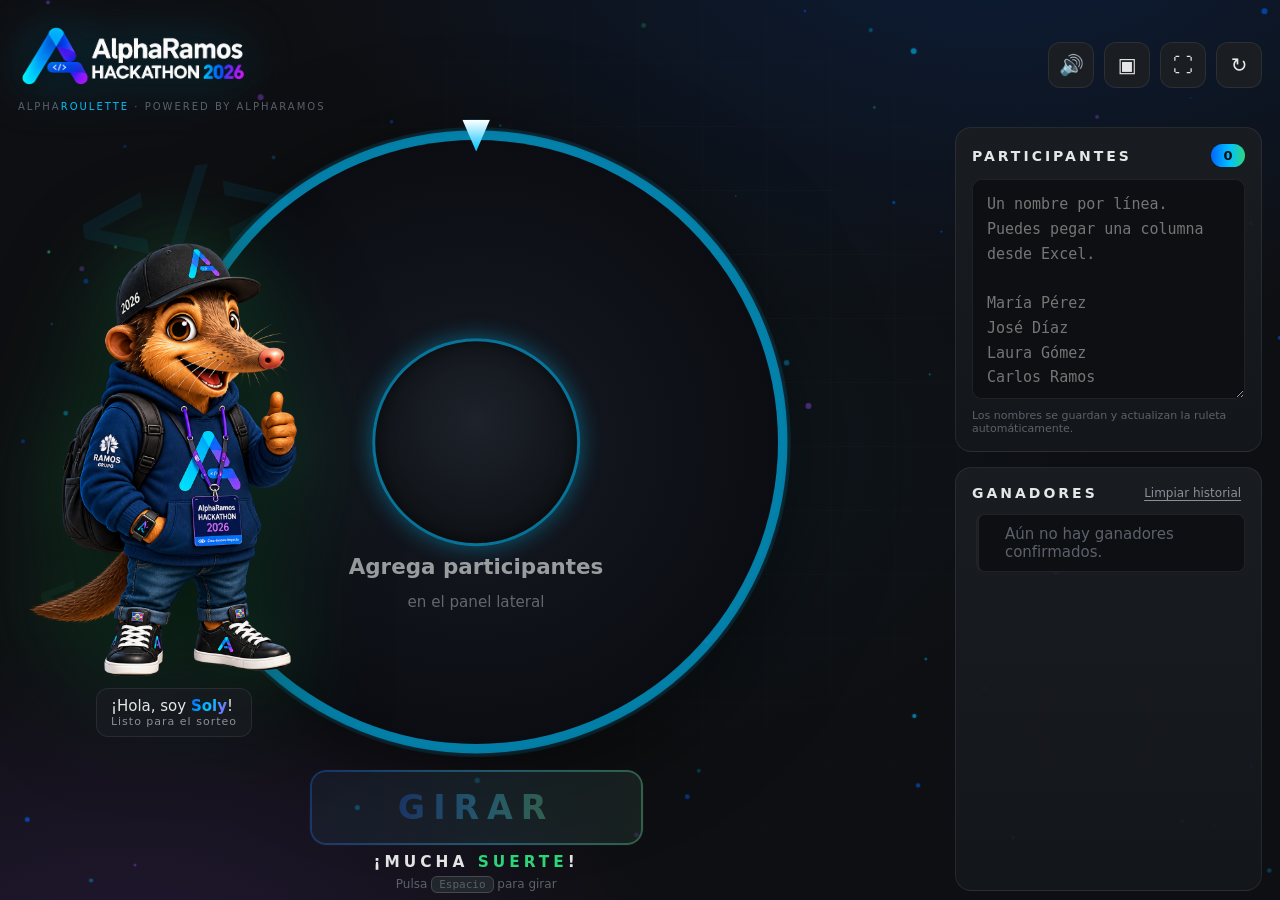
<file: index.html>
<!DOCTYPE html>
<html lang="es">
<head>
  <meta charset="UTF-8" />
  <meta name="viewport" content="width=device-width, initial-scale=1.0" />
  <meta name="description" content="AlphaRamos Roulette - Ruleta de sorteos para AlphaRamos Hackathon 2026" />
  <title>AlphaRamos Roulette · Hackathon 2026</title>
  <link rel="stylesheet" href="styles.css" />
</head>
<body>
  <!-- Decorative tech background layer -->
  <div class="bg-decor" aria-hidden="true">
    <canvas class="fx-canvas" id="fxCanvas"></canvas>
    <span class="bg-glyph bg-glyph--1">&lt;/&gt;</span>
    <span class="bg-glyph bg-glyph--2">{ }</span>
    <span class="bg-glyph bg-glyph--3">&lt;/&gt;</span>
    <div class="bg-grid"></div>
  </div>

  <div class="app" id="app">
    <!-- ===================== HEADER ===================== -->
    <header class="app-header">
      <div class="brand">
        <span class="brand-plate">
          <img src="assets/logo-version-dark.png"
               alt="AlphaRamos Hackathon 2026" class="brand-logo-img" />
        </span>
        <span class="brand-sub">ALPHA<span class="accent-cyan">ROULETTE</span> · POWERED BY ALPHARAMOS</span>
      </div>

      <div class="header-actions">
        <button class="icon-btn" id="soundToggle" type="button" aria-pressed="true" title="Activar / desactivar sonido">
          <span class="icon-on" aria-hidden="true">&#128266;</span>
          <span class="icon-off" aria-hidden="true">&#128263;</span>
          <span class="sr-only">Sonido</span>
        </button>
        <button class="icon-btn" id="presentationToggle" type="button" aria-pressed="false" title="Modo presentación">
          <span aria-hidden="true">&#9635;</span>
          <span class="sr-only">Modo presentación</span>
        </button>
        <button class="icon-btn" id="fullscreenToggle" type="button" title="Pantalla completa">
          <span aria-hidden="true">&#9974;</span>
          <span class="sr-only">Pantalla completa</span>
        </button>
        <button class="icon-btn icon-btn--danger" id="resetSession" type="button" title="Reiniciar sesión">
          <span aria-hidden="true">&#8635;</span>
          <span class="sr-only">Reiniciar sesión</span>
        </button>
      </div>
    </header>

    <!-- ===================== MAIN ===================== -->
    <main class="app-main">
      <!-- ---------- CENTER STAGE ---------- -->
      <section class="stage" aria-label="Ruleta de sorteo">
        <div class="wheel-area">
          <div class="wheel-wrap" id="wheelWrap">
            <div class="wheel-glow" aria-hidden="true"></div>
            <div class="wheel-pointer" id="wheelPointer" aria-hidden="true"></div>
            <canvas id="wheel" class="wheel-canvas" width="900" height="900"
                    role="img" aria-label="Ruleta de participantes"></canvas>
            <button class="wheel-hub" id="hubSpin" type="button" title="Girar" aria-label="Girar ruleta">
              <svg viewBox="0 0 64 64" width="100%" height="100%" aria-hidden="true">
                <defs>
                  <linearGradient id="hubGrad" x1="0" y1="1" x2="1" y2="0">
                    <stop offset="0" stop-color="#0066FF" />
                    <stop offset="0.55" stop-color="#00C2FF" />
                    <stop offset="1" stop-color="#A256FF" />
                  </linearGradient>
                </defs>
                <path d="M16 50 L31 14 L38 14 L30 34 L23 34 Z" fill="url(#hubGrad)" />
                <path d="M34 50 L49 14 L42 14 L31 42 Z" fill="url(#hubGrad)" />
                <text x="26" y="60" font-family="monospace" font-size="11" font-weight="700" fill="#00C2FF">&lt;/&gt;</text>
              </svg>
            </button>
          </div>

          <!-- Soly idle, next to the wheel -->
          <figure class="soly soly--idle" id="solyIdle">
            <img src="assets/soly-png.png" alt="Soly, mascota de AlphaRamos" class="soly-img" />
            <figcaption class="soly-caption">
              <span class="soly-hi">&iexcl;Hola, soy <strong>Soly</strong>!</span>
              <span class="soly-sub">Listo para el sorteo</span>
            </figcaption>
          </figure>
        </div>

        <div class="spin-controls">
          <button class="spin-btn" id="spinBtn" type="button">
            <span class="spin-btn-label">GIRAR</span>
          </button>
          <p class="spin-hint" id="spinHint">&iexcl;MUCHA <span class="accent-green">SUERTE</span>!</p>
          <p class="spin-key-hint">Pulsa <kbd>Espacio</kbd> para girar</p>
        </div>
      </section>

      <!-- ---------- SIDEBAR ---------- -->
      <aside class="sidebar" id="sidebar" aria-label="Administración de participantes">
        <div class="panel">
          <div class="panel-head">
            <h2 class="panel-title">PARTICIPANTES</h2>
            <span class="count-badge" id="participantCount">0</span>
          </div>
          <textarea
            id="participantsInput"
            class="participants-input"
            spellcheck="false"
            autocomplete="off"
            placeholder="Un nombre por línea.&#10;Puedes pegar una columna desde Excel.&#10;&#10;María Pérez&#10;José Díaz&#10;Laura Gómez&#10;Carlos Ramos"></textarea>
          <p class="panel-note" id="participantsNote">Los nombres se guardan y actualizan la ruleta automáticamente.</p>
        </div>

        <div class="panel panel--winners">
          <div class="panel-head">
            <h2 class="panel-title">GANADORES</h2>
            <button class="link-btn" id="clearHistory" type="button">Limpiar historial</button>
          </div>
          <ol class="winners-list" id="winnersList" aria-live="polite">
            <li class="winners-empty">Aún no hay ganadores confirmados.</li>
          </ol>
        </div>
      </aside>
    </main>

    <button class="sidebar-toggle" id="sidebarToggle" type="button" title="Mostrar / ocultar panel">
      <span aria-hidden="true">&#9776;</span>
      <span class="sr-only">Mostrar u ocultar panel</span>
    </button>
  </div>

  <!-- ===================== WINNER MODAL ===================== -->
  <div class="winner-overlay" id="winnerOverlay" role="dialog" aria-modal="true" aria-labelledby="winnerTitle" hidden>
    <canvas class="confetti-canvas" id="confetti" aria-hidden="true"></canvas>
    <p class="winner-eyebrow" id="winnerTitle">&iexcl;TENEMOS <span class="accent-green">GANADOR</span>!</p>
    <div class="winner-card">
      <figure class="soly soly--celebrate">
        <img src="assets/soly-png.png" alt="Soly celebrando" class="soly-img" />
      </figure>
      <h2 class="winner-name" id="winnerName">—</h2>
      <p class="winner-congrats">&iexcl;Felicidades!</p>
      <div class="winner-actions">
        <button class="btn btn--primary" id="continueWinner" type="button">CONTINUAR</button>
      </div>
    </div>
  </div>

  <!-- ===================== CONFIRM DIALOG ===================== -->
  <div class="confirm-overlay" id="confirmOverlay" role="dialog" aria-modal="true" aria-labelledby="confirmMessage" hidden>
    <div class="confirm-card">
      <p class="confirm-message" id="confirmMessage">¿Estás seguro?</p>
      <div class="confirm-actions">
        <button class="btn btn--danger" id="confirmYes" type="button">Sí, continuar</button>
        <button class="btn btn--ghost" id="confirmNo" type="button">Cancelar</button>
      </div>
    </div>
  </div>

  <!-- Live region for screen readers -->
  <div class="sr-only" aria-live="assertive" id="liveRegion"></div>

  <script src="alpha-core.js"></script>
  <script src="app.js"></script>
</body>
</html>
</file>
<file: styles.css>
/* =========================================================
   AlphaRamos Roulette — Hackathon 2026
   Paleta y estilos extraídos de la guía visual de la marca.
   100% offline, sin dependencias externas.
   ========================================================= */

:root {
  /* Fondos */
  --bg-primary: #0E0F12;
  --bg-secondary: #1A1D22;
  --bg-elevated: #22262d;

  /* Colores de marca AlphaRamos */
  --alpha-blue: #0066FF;
  --alpha-cyan: #00C2FF;
  --alpha-purple: #A256FF;
  --alpha-green: #2ED67B;
  --alpha-dark-blue: #0A1B3D;

  /* Texto */
  --text-primary: #E5E6E6;
  --text-muted: #8A9099;
  --text-dim: #5b626b;

  /* Bordes / líneas */
  --line: rgba(255, 255, 255, 0.08);
  --line-strong: rgba(255, 255, 255, 0.16);

  /* Glow */
  --glow-cyan: 0 0 24px rgba(0, 194, 255, 0.45);
  --glow-green: 0 0 24px rgba(46, 214, 123, 0.45);
  --glow-purple: 0 0 24px rgba(162, 86, 255, 0.4);

  /* Gradiente de marca */
  --grad-brand: linear-gradient(90deg, var(--alpha-blue), var(--alpha-cyan) 55%, var(--alpha-green));
  --grad-brand-3: linear-gradient(120deg, var(--alpha-blue), var(--alpha-cyan), var(--alpha-purple));

  --radius: 16px;
  --radius-sm: 10px;

  /* Orbitron si el usuario lo instala localmente; si no, stack geométrico del sistema */
  --font-display: "Orbitron", "Eurostile", "Bahnschrift", "Segoe UI", "Trebuchet MS", system-ui, sans-serif;
  --font-body: "Segoe UI", system-ui, -apple-system, "Helvetica Neue", Arial, sans-serif;
}

/* ---------- Reset ligero ---------- */
*,
*::before,
*::after { box-sizing: border-box; }

html, body { height: 100%; }

body {
  margin: 0;
  font-family: var(--font-body);
  color: var(--text-primary);
  background:
    radial-gradient(1200px 700px at 78% -10%, rgba(0, 102, 255, 0.16), transparent 60%),
    radial-gradient(900px 600px at 10% 110%, rgba(162, 86, 255, 0.14), transparent 60%),
    radial-gradient(700px 500px at 50% 50%, rgba(0, 194, 255, 0.06), transparent 60%),
    var(--bg-primary);
  overflow: hidden;
  -webkit-font-smoothing: antialiased;
}

button { font-family: inherit; }

.sr-only {
  position: absolute;
  width: 1px; height: 1px;
  padding: 0; margin: -1px;
  overflow: hidden; clip: rect(0, 0, 0, 0);
  white-space: nowrap; border: 0;
}

:focus-visible {
  outline: 2px solid var(--alpha-cyan);
  outline-offset: 3px;
  border-radius: 6px;
}

/* =========================================================
   Fondo decorativo
   ========================================================= */
.bg-decor { position: fixed; inset: 0; z-index: 0; pointer-events: none; overflow: hidden; }

/* Campo de partículas / energía (Canvas). Sutil en reposo, intenso al girar. */
.fx-canvas {
  position: absolute;
  inset: 0;
  width: 100%;
  height: 100%;
  opacity: 0.9;
}

.bg-grid {
  position: absolute; inset: -2px;
  background-image:
    linear-gradient(rgba(255, 255, 255, 0.025) 1px, transparent 1px),
    linear-gradient(90deg, rgba(255, 255, 255, 0.025) 1px, transparent 1px);
  background-size: 64px 64px;
  mask-image: radial-gradient(circle at 50% 42%, black, transparent 78%);
}

.bg-glyph {
  position: absolute;
  font-family: monospace;
  font-weight: 700;
  color: rgba(0, 194, 255, 0.08);
  user-select: none;
}
.bg-glyph--1 { top: 16%; left: 6%;  font-size: 120px; transform: rotate(-8deg); }
.bg-glyph--2 { bottom: 14%; right: 8%; font-size: 90px; color: rgba(162, 86, 255, 0.08); }
.bg-glyph--3 { top: 62%; left: 3%;  font-size: 64px; color: rgba(46, 214, 123, 0.07); }

/* =========================================================
   Layout base
   ========================================================= */
.app {
  position: relative;
  z-index: 1;
  height: 100vh;
  display: flex;
  flex-direction: column;
  padding: clamp(12px, 1.4vw, 24px);
  gap: clamp(10px, 1.2vw, 18px);
}

/* ---------- Header ---------- */
.app-header {
  display: flex;
  align-items: center;
  justify-content: space-between;
  gap: 16px;
  flex: 0 0 auto;
}

.brand { display: flex; flex-direction: column; align-items: flex-start; gap: 6px; }
.brand-plate { display: inline-flex; align-items: center; }
.brand-logo-img {
  height: clamp(60px, 6vw, 94px);
  width: auto;
  display: block;
  filter: drop-shadow(0 3px 14px rgba(0, 0, 0, 0.55)) drop-shadow(0 0 24px rgba(0, 194, 255, 0.3));
}
.brand-sub {
  font-size: 10px;
  letter-spacing: 2px;
  color: var(--text-dim);
  text-transform: uppercase;
}
.accent-cyan { color: var(--alpha-cyan); }
.accent-green { color: var(--alpha-green); }

.header-actions { display: flex; gap: 10px; }

.icon-btn {
  width: 46px; height: 46px;
  display: inline-flex; align-items: center; justify-content: center;
  font-size: 20px;
  color: var(--text-primary);
  background: var(--bg-secondary);
  border: 1px solid var(--line);
  border-radius: 12px;
  cursor: pointer;
  transition: transform .15s ease, border-color .2s ease, box-shadow .2s ease, background .2s ease;
}
.icon-btn:hover { border-color: var(--alpha-cyan); box-shadow: var(--glow-cyan); transform: translateY(-1px); }
.icon-btn:active { transform: translateY(0) scale(.96); }
.icon-btn--danger:hover { border-color: #ff5470; box-shadow: 0 0 20px rgba(255, 84, 112, 0.4); }

/* Sound toggle icon swap */
.icon-btn .icon-off { display: none; }
.icon-btn[aria-pressed="false"] .icon-on { display: none; }
.icon-btn[aria-pressed="false"] .icon-off { display: inline; }
#soundToggle { position: relative; }

#presentationToggle[aria-pressed="true"] {
  border-color: var(--alpha-green);
  box-shadow: var(--glow-green);
  color: var(--alpha-green);
}

/* =========================================================
   Main
   ========================================================= */
.app-main {
  flex: 1 1 auto;
  min-height: 0;
  display: grid;
  grid-template-columns: minmax(0, 1fr) clamp(300px, 24vw, 400px);
  gap: clamp(14px, 1.6vw, 26px);
}

/* ---------- Stage (ruleta) ---------- */
.stage {
  min-width: 0;
  display: grid;
  grid-template-rows: minmax(0, 1fr) auto;
  align-items: center;
  justify-items: center;
  gap: clamp(8px, 1vw, 16px);
}

/* Wheel area */
.wheel-area {
  position: relative;
  width: 100%;
  height: 100%;
  min-height: 0;
  display: flex;
  align-items: center;
  justify-content: center;
}

.wheel-wrap {
  position: relative;
  /* El tamaño exacto (cuadrado) lo fija JS según el espacio disponible,
     evitando ambigüedades de aspect-ratio en distintas resoluciones. */
  width: 70vmin;
  height: 70vmin;
  display: flex;
  align-items: center;
  justify-content: center;
}

.wheel-glow {
  position: absolute; inset: -4%;
  border-radius: 50%;
  background: radial-gradient(circle, rgba(0, 194, 255, 0.18), transparent 62%);
  filter: blur(14px);
  opacity: .8;
  transition: opacity .3s ease, filter .3s ease;
  pointer-events: none;
}
.wheel-wrap.is-spinning .wheel-glow { opacity: 1; filter: blur(20px); animation: glowPulse 1.4s ease-in-out infinite; }
@keyframes glowPulse { 50% { background: radial-gradient(circle, rgba(46, 214, 123, 0.22), transparent 62%); } }

.wheel-canvas {
  position: relative;
  width: 100%; height: 100%;
  border-radius: 50%;
  display: block;
  filter: drop-shadow(0 18px 50px rgba(0, 0, 0, 0.55));
}

/* Pointer superior */
.wheel-pointer {
  position: absolute;
  top: -1.2%;
  left: 50%;
  transform: translateX(-50%);
  width: 4.4%;
  aspect-ratio: 1 / 1.15;
  background: linear-gradient(180deg, #ffffff, var(--alpha-cyan));
  clip-path: polygon(50% 100%, 0 0, 100% 0);
  z-index: 5;
  filter: drop-shadow(0 0 10px rgba(0, 194, 255, 0.9));
  transition: filter .15s ease;
}
.wheel-wrap.is-spinning .wheel-pointer { filter: drop-shadow(0 0 16px rgba(46, 214, 123, 1)); }
.wheel-pointer.tick { animation: pointerTick .08s ease; }
@keyframes pointerTick { 50% { transform: translateX(-50%) rotate(-7deg); } }

/* Hub central (botón) */
.wheel-hub {
  position: absolute;
  top: 50%; left: 50%;
  transform: translate(-50%, -50%);
  width: 18%; height: 18%;
  border-radius: 50%;
  padding: 16%;
  background: radial-gradient(circle at 50% 40%, #1d222b, #0b0d10);
  border: 3px solid rgba(0, 194, 255, 0.55);
  box-shadow: 0 0 22px rgba(0, 194, 255, 0.4), inset 0 0 18px rgba(0, 0, 0, 0.6);
  cursor: pointer;
  z-index: 6;
  display: grid; place-items: center;
  transition: transform .15s ease, box-shadow .2s ease;
}
.wheel-hub svg { width: 72%; height: 72%; filter: drop-shadow(0 0 10px rgba(0, 194, 255, 0.75)); }
.wheel-hub:hover { box-shadow: 0 0 30px rgba(0, 194, 255, 0.7), inset 0 0 18px rgba(0, 0, 0, 0.6); }
.wheel-hub:active { transform: translate(-50%, -50%) scale(.94); }

/* Soly idle: protagonista visual a la izquierda de la ruleta. */
.soly {
  position: absolute;
  margin: 0;
  right: auto;
  bottom: 1%;
  left: clamp(0px, 1.5vw, 24px);
  display: flex;
  flex-direction: column;
  align-items: center;
  gap: 6px;
  pointer-events: none;
  z-index: 4;
}
.soly--idle .soly-img {
  height: clamp(280px, 38vh, 500px);
  width: auto;
  scale: 1.3;
  transform-origin: bottom center;
  filter: drop-shadow(0 18px 40px rgba(0, 0, 0, 0.7)) drop-shadow(0 0 26px rgba(46, 214, 123, 0.28));
  animation: solyFloat 4s ease-in-out infinite;
}
@keyframes solyFloat { 50% { transform: translateY(-10px); } }

/* Soly reacciona durante el giro: pequeño rebote enérgico. */
.app.is-spinning .soly--idle .soly-img { animation: solyHype 0.5s ease-in-out infinite; }
@keyframes solyHype {
  0%, 100% { transform: translateY(0) rotate(-2deg); }
  50% { transform: translateY(-16px) rotate(2deg); }
}

/* =========================================================
   Efectos dramáticos durante el giro y el suspenso final
   ========================================================= */

/* Viñeta que oscurece los bordes y concentra la atención en la ruleta. */
.app::after {
  content: "";
  position: fixed;
  inset: 0;
  pointer-events: none;
  z-index: 40;
  opacity: 0;
  background: radial-gradient(ellipse at center, transparent 46%, rgba(0, 0, 0, 0.55) 100%);
  transition: opacity .6s ease;
}
.app.is-spinning::after { opacity: 1; }
.app.is-suspense::after {
  background: radial-gradient(ellipse at center, transparent 38%, rgba(0, 0, 0, 0.74) 100%);
  animation: suspensePulse 0.9s ease-in-out infinite;
}
@keyframes suspensePulse { 50% { opacity: .82; } }

/* En la recta final el halo late más rápido y vira a dorado (clímax). */
.app.is-suspense .wheel-glow { animation: glowSuspense 0.55s ease-in-out infinite; }
@keyframes glowSuspense {
  0%, 100% { background: radial-gradient(circle, rgba(46, 214, 123, 0.32), transparent 60%); filter: blur(22px); }
  50% { background: radial-gradient(circle, rgba(255, 209, 102, 0.36), transparent 58%); filter: blur(32px); }
}

/* Puntero incandescente y temblor sutil de la ruleta durante el suspenso. */
.app.is-suspense .wheel-pointer { filter: drop-shadow(0 0 22px rgba(255, 209, 102, 1)); }
.app.is-suspense .wheel-wrap { animation: wheelShake 0.12s linear infinite; }
@keyframes wheelShake {
  0% { transform: translate(0, 0); }
  25% { transform: translate(1px, -1px); }
  50% { transform: translate(-1px, 1px); }
  75% { transform: translate(1px, 1px); }
  100% { transform: translate(0, 0); }
}

/* Soly se emociona aún más en el tramo final. */
.app.is-suspense .soly--idle .soly-img { animation: solyHype 0.3s ease-in-out infinite; }

.soly-caption {
  display: flex; flex-direction: column;
  background: rgba(26, 29, 34, 0.72);
  border: 1px solid var(--line);
  border-radius: 12px;
  padding: 8px 14px;
  backdrop-filter: blur(4px);
  margin-bottom: 14px;
}
.soly-hi { font-size: 15px; }
.soly-hi strong {
  background: var(--grad-brand-3);
  -webkit-background-clip: text; background-clip: text; color: transparent;
}
.soly-sub { font-size: 11px; color: var(--text-muted); letter-spacing: 1px; }

/* Spin controls */
.spin-controls { display: flex; flex-direction: column; align-items: center; gap: 6px; }

.spin-btn {
  position: relative;
  min-width: clamp(260px, 26vw, 420px);
  padding: clamp(14px, 1.4vw, 20px) 40px;
  border: none;
  border-radius: 16px;
  cursor: pointer;
  background: var(--bg-secondary);
  isolation: isolate;
  transition: transform .12s ease, box-shadow .2s ease;
  box-shadow: 0 0 0 1px rgba(255, 255, 255, 0.04);
}
/* borde luminoso con gradiente */
.spin-btn::before {
  content: "";
  position: absolute; inset: 0;
  border-radius: inherit;
  padding: 2px;
  background: var(--grad-brand);
  -webkit-mask: linear-gradient(#000 0 0) content-box, linear-gradient(#000 0 0);
  -webkit-mask-composite: xor; mask-composite: exclude;
  z-index: -1;
}
.spin-btn::after {
  content: "";
  position: absolute; inset: 0;
  border-radius: inherit;
  background: var(--grad-brand);
  opacity: .16;
  z-index: -2;
  transition: opacity .2s ease;
}
.spin-btn-label {
  font-family: var(--font-display);
  font-weight: 800;
  font-size: clamp(26px, 2.6vw, 40px);
  letter-spacing: 8px;
  background: var(--grad-brand);
  -webkit-background-clip: text; background-clip: text; color: transparent;
}
.spin-btn:hover:not(:disabled) { transform: translateY(-2px); box-shadow: 0 0 34px rgba(0, 194, 255, 0.45); }
.spin-btn:hover:not(:disabled)::after { opacity: .3; }
.spin-btn:active:not(:disabled) { transform: translateY(0) scale(.98); }
.spin-btn:disabled { cursor: not-allowed; opacity: .45; filter: grayscale(.4); }
.spin-btn.is-pressed { animation: spinPress .3s ease; }
@keyframes spinPress { 40% { transform: scale(.95); } }

.spin-hint {
  margin: 2px 0 0;
  font-family: var(--font-display);
  font-weight: 700; letter-spacing: 4px;
  font-size: clamp(13px, 1.2vw, 18px);
}
.spin-key-hint { margin: 0; font-size: 12px; color: var(--text-dim); }
.spin-key-hint kbd {
  background: var(--bg-elevated);
  border: 1px solid var(--line-strong);
  border-radius: 6px;
  padding: 1px 7px;
  font-family: monospace;
  font-size: 11px;
}

/* =========================================================
   Sidebar
   ========================================================= */
.sidebar {
  min-width: 0;
  display: flex;
  flex-direction: column;
  gap: clamp(12px, 1.2vw, 18px);
  overflow: hidden;
}

.panel {
  background: linear-gradient(180deg, rgba(26, 29, 34, 0.92), rgba(20, 23, 27, 0.92));
  border: 1px solid var(--line);
  border-radius: var(--radius);
  padding: 16px;
  display: flex;
  flex-direction: column;
  min-height: 0;
}
.panel--winners { flex: 1 1 auto; }

.panel-head {
  display: flex; align-items: center; justify-content: space-between;
  margin-bottom: 12px;
}
.panel-title {
  margin: 0;
  font-family: var(--font-display);
  font-size: 14px; font-weight: 700; letter-spacing: 3px;
  color: var(--text-primary);
}
.count-badge {
  font-family: var(--font-display);
  font-weight: 700;
  font-size: 13px;
  min-width: 34px; text-align: center;
  padding: 4px 10px;
  border-radius: 999px;
  color: var(--bg-primary);
  background: var(--grad-brand);
}

.participants-input {
  flex: 1 1 auto;
  min-height: 220px;
  resize: vertical;
  width: 100%;
  background: var(--bg-primary);
  border: 1px solid var(--line);
  border-radius: var(--radius-sm);
  color: var(--text-primary);
  padding: 12px 14px;
  font-size: 15px;
  line-height: 1.65;
  outline: none;
  transition: border-color .2s ease, box-shadow .2s ease;
}
.participants-input:focus { border-color: var(--alpha-cyan); box-shadow: var(--glow-cyan); }
.panel-note { margin: 10px 0 0; font-size: 11px; color: var(--text-dim); }

.link-btn {
  background: none; border: none; cursor: pointer;
  color: var(--text-muted);
  font-size: 12px;
  text-decoration: underline;
  text-underline-offset: 3px;
  padding: 2px 4px;
  transition: color .2s ease;
}
.link-btn:hover { color: #ff5470; }

.winners-list {
  margin: 0; padding: 0 0 0 4px;
  list-style: none;
  counter-reset: win;
  overflow-y: auto;
  flex: 1 1 auto;
  min-height: 0;
  display: flex; flex-direction: column; gap: 8px;
}
.winners-list li {
  counter-increment: win;
  display: flex; align-items: center; gap: 12px;
  background: var(--bg-primary);
  border: 1px solid var(--line);
  border-left: 3px solid var(--alpha-green);
  border-radius: 8px;
  padding: 10px 14px;
  font-size: 15px;
  animation: winRowIn .35s ease;
}
.winners-list li::before {
  content: counter(win);
  font-family: var(--font-display);
  font-weight: 700;
  color: var(--alpha-green);
  min-width: 20px;
}
.winners-empty {
  border-left-color: var(--line) !important;
  color: var(--text-dim);
  font-size: 13px;
  justify-content: center;
}
.winners-empty::before { content: "" !important; min-width: 0 !important; }
@keyframes winRowIn { from { opacity: 0; transform: translateX(12px); } }

.winners-list::-webkit-scrollbar,
.participants-input::-webkit-scrollbar { width: 8px; }
.winners-list::-webkit-scrollbar-thumb,
.participants-input::-webkit-scrollbar-thumb { background: var(--line-strong); border-radius: 8px; }

/* Sidebar toggle (flotante) */
.sidebar-toggle {
  position: fixed;
  top: 50%; right: 12px;
  transform: translateY(-50%);
  width: 40px; height: 64px;
  display: none;
  align-items: center; justify-content: center;
  background: var(--bg-secondary);
  border: 1px solid var(--line);
  border-radius: 12px;
  color: var(--text-primary);
  font-size: 20px;
  cursor: pointer;
  z-index: 40;
}

/* =========================================================
   Winner modal
   ========================================================= */
.winner-overlay {
  position: fixed; inset: 0;
  z-index: 100;
  display: grid; place-items: center;
  background: rgba(6, 8, 12, 0.82);
  backdrop-filter: blur(6px);
  animation: overlayIn .3s ease;
}
.winner-overlay[hidden] { display: none; }
@keyframes overlayIn { from { opacity: 0; } }

.confetti-canvas { position: absolute; inset: 0; width: 100%; height: 100%; pointer-events: none; }

/* Destello de luz al revelarse el ganador. */
.winner-overlay::after {
  content: "";
  position: absolute;
  inset: 0;
  pointer-events: none;
  z-index: 3;
  background: radial-gradient(circle at 50% 42%, rgba(255, 255, 255, 0.85), rgba(0, 194, 255, 0.25) 38%, transparent 68%);
  animation: winFlash .8s ease-out forwards;
}
@keyframes winFlash { 0% { opacity: .85; } 100% { opacity: 0; } }

.winner-card {
  position: relative;
  z-index: 4;
  text-align: center;
  padding: clamp(24px, 4vw, 52px) clamp(30px, 6vw, 90px);
  max-width: min(92vw, 900px);
  animation: cardPop .5s cubic-bezier(.2, .9, .3, 1.2);
}
@keyframes cardPop { from { opacity: 0; transform: scale(.85) translateY(20px); } }

.winner-eyebrow {
  position: absolute;
  top: clamp(18px, 4vh, 48px);
  left: 50%;
  z-index: 10;
  display: inline-flex;
  align-items: center;
  justify-content: center;
  max-width: calc(100vw - 32px);
  padding: 10px 18px;
  border: 1px solid rgba(255, 255, 255, 0.16);
  border-radius: 999px;
  background: rgba(6, 8, 12, 0.82);
  box-shadow: 0 0 28px rgba(0, 194, 255, 0.24);
  backdrop-filter: blur(10px);
  color: var(--text-primary);
  font-family: var(--font-display);
  font-weight: 700;
  letter-spacing: 6px;
  font-size: clamp(18px, 2.4vw, 30px);
  margin: 0;
  pointer-events: none;
  transform: translateX(-50%);
}
.soly--celebrate { position: static; justify-content: center; margin-bottom: 6px; }
.soly--celebrate .soly-img {
  height: clamp(320px, 42vh, 540px);
  width: auto;
  scale: 1.3;
  transform-origin: center bottom;
  filter: drop-shadow(0 0 40px rgba(46, 214, 123, 0.72));
  animation: solyCheer .7s ease infinite alternate;
}
@keyframes solyCheer { from { transform: rotate(-4deg) translateY(0); } to { transform: rotate(4deg) translateY(-6px); } }

.winner-name {
  margin: 6px 0;
  font-family: var(--font-display);
  font-weight: 800;
  font-size: clamp(38px, 6vw, 90px);
  line-height: 1.02;
  letter-spacing: 2px;
  text-transform: uppercase;
  background: linear-gradient(180deg, #ffffff, #bfe9ff 60%, var(--alpha-cyan));
  -webkit-background-clip: text; background-clip: text; color: transparent;
  text-shadow: 0 0 40px rgba(0, 194, 255, 0.35);
  word-break: break-word;
  animation: nameGlow 1.4s ease-in-out infinite alternate;
}
@keyframes nameGlow {
  from { text-shadow: 0 0 40px rgba(0, 194, 255, 0.35); }
  to { text-shadow: 0 0 75px rgba(0, 194, 255, 0.75), 0 0 26px rgba(46, 214, 123, 0.55); }
}
.winner-congrats {
  margin: 0 0 22px;
  font-size: clamp(16px, 1.6vw, 22px);
  color: var(--alpha-green);
}

.winner-actions { display: flex; gap: 16px; justify-content: center; flex-wrap: wrap; }

/* =========================================================
   Botones genéricos
   ========================================================= */
.btn {
  border: 1px solid var(--line-strong);
  background: var(--bg-secondary);
  color: var(--text-primary);
  padding: 14px 30px;
  border-radius: 12px;
  font-family: var(--font-display);
  font-weight: 700; letter-spacing: 2px;
  font-size: 15px;
  cursor: pointer;
  transition: transform .12s ease, box-shadow .2s ease, border-color .2s ease, background .2s ease;
}
.btn:hover { transform: translateY(-2px); }
.btn:active { transform: translateY(0) scale(.97); }

.btn--primary {
  border-color: transparent;
  background: var(--grad-brand);
  color: #04121f;
}
.btn--primary:hover { box-shadow: var(--glow-cyan); }

.btn--ghost:hover { border-color: var(--alpha-cyan); box-shadow: var(--glow-cyan); }

.btn--danger {
  border-color: rgba(255, 84, 112, 0.5);
  color: #ff8497;
}
.btn--danger:hover { background: rgba(255, 84, 112, 0.15); box-shadow: 0 0 20px rgba(255, 84, 112, 0.35); }

/* =========================================================
   Confirm dialog
   ========================================================= */
.confirm-overlay {
  position: fixed; inset: 0;
  z-index: 120;
  display: grid; place-items: center;
  background: rgba(6, 8, 12, 0.8);
  backdrop-filter: blur(4px);
  animation: overlayIn .2s ease;
}
.confirm-overlay[hidden] { display: none; }
.confirm-card {
  background: var(--bg-secondary);
  border: 1px solid var(--line-strong);
  border-radius: var(--radius);
  padding: 30px 34px;
  max-width: 440px;
  text-align: center;
  box-shadow: 0 24px 60px rgba(0, 0, 0, 0.6);
  animation: cardPop .3s ease;
}
.confirm-message { margin: 0 0 22px; font-size: 17px; line-height: 1.5; }
.confirm-actions { display: flex; gap: 12px; justify-content: center; }

/* =========================================================
   Modo presentación
   ========================================================= */
.app.presentation .sidebar,
.app.presentation .app-header .header-actions .icon-btn--danger,
.app.presentation .spin-key-hint,
.app.presentation .brand-sub { display: none; }

.app.presentation .app-main { grid-template-columns: minmax(0, 1fr); }
.app.presentation .stage { max-width: 100%; }
.app.presentation .soly--idle .soly-img { height: clamp(180px, 24vh, 320px); }
.app.presentation .bg-glyph { opacity: .6; }

.app.presentation .sidebar-toggle { display: none !important; }

/* =========================================================
   Responsive
   ========================================================= */
@media (max-width: 1200px) {
  .app-main { grid-template-columns: minmax(0, 1fr) clamp(260px, 30vw, 340px); }
  .soly-caption { display: none; }
}

@media (max-width: 900px) {
  .app-main { grid-template-columns: minmax(0, 1fr); }
  .sidebar {
    position: fixed;
    top: 0; right: 0; bottom: 0;
    width: min(88vw, 380px);
    z-index: 45;
    padding: 76px 16px 16px;
    background: rgba(14, 15, 18, 0.98);
    border-left: 1px solid var(--line);
    transform: translateX(105%);
    transition: transform .3s ease;
    overflow-y: auto;
  }
  .sidebar.open { transform: translateX(0); }
  .sidebar-toggle { display: flex; }
  .soly--idle {
    right: auto;
    left: 8px;
    bottom: 0;
  }
  .soly--idle .soly-img { height: clamp(150px, 24vh, 260px); }
}

@media (max-width: 600px) {
  .brand-logo-img { height: clamp(70px, 12vh, 104px); }
  .brand-sub { display: none; }
  .soly--idle { display: none; }
  .app-main { grid-template-rows: none; }
}

/* Altura media: conservar el botón y el mensaje de suerte dentro del viewport. */
@media (max-height: 850px) {
  .app { padding: 10px; gap: 6px; }
  .spin-controls {
    gap: 3px;
    padding-bottom: max(8px, env(safe-area-inset-bottom));
    transform: translateY(-12px);
  }
  .spin-hint { margin: 0; font-size: 12px; letter-spacing: 2px; }
  .spin-key-hint { display: none; }
}

/* Altura reducida: además protege el tamaño de la ruleta. */
@media (max-height: 720px) {
  .spin-btn-label { font-size: 24px; letter-spacing: 5px; }
  .soly--idle .soly-img { height: clamp(130px, 20vh, 220px); }
}

/* Respeta preferencia de movimiento reducido */
@media (prefers-reduced-motion: reduce) {
  .soly--idle .soly-img,
  .soly--celebrate .soly-img,
  .app.is-suspense .soly--idle .soly-img,
  .app.is-suspense .wheel-glow,
  .app.is-suspense .wheel-wrap,
  .app.is-suspense::after,
  .winner-name,
  .winner-overlay::after,
  .wheel-wrap.is-spinning .wheel-glow { animation: none; }
}
</file>
